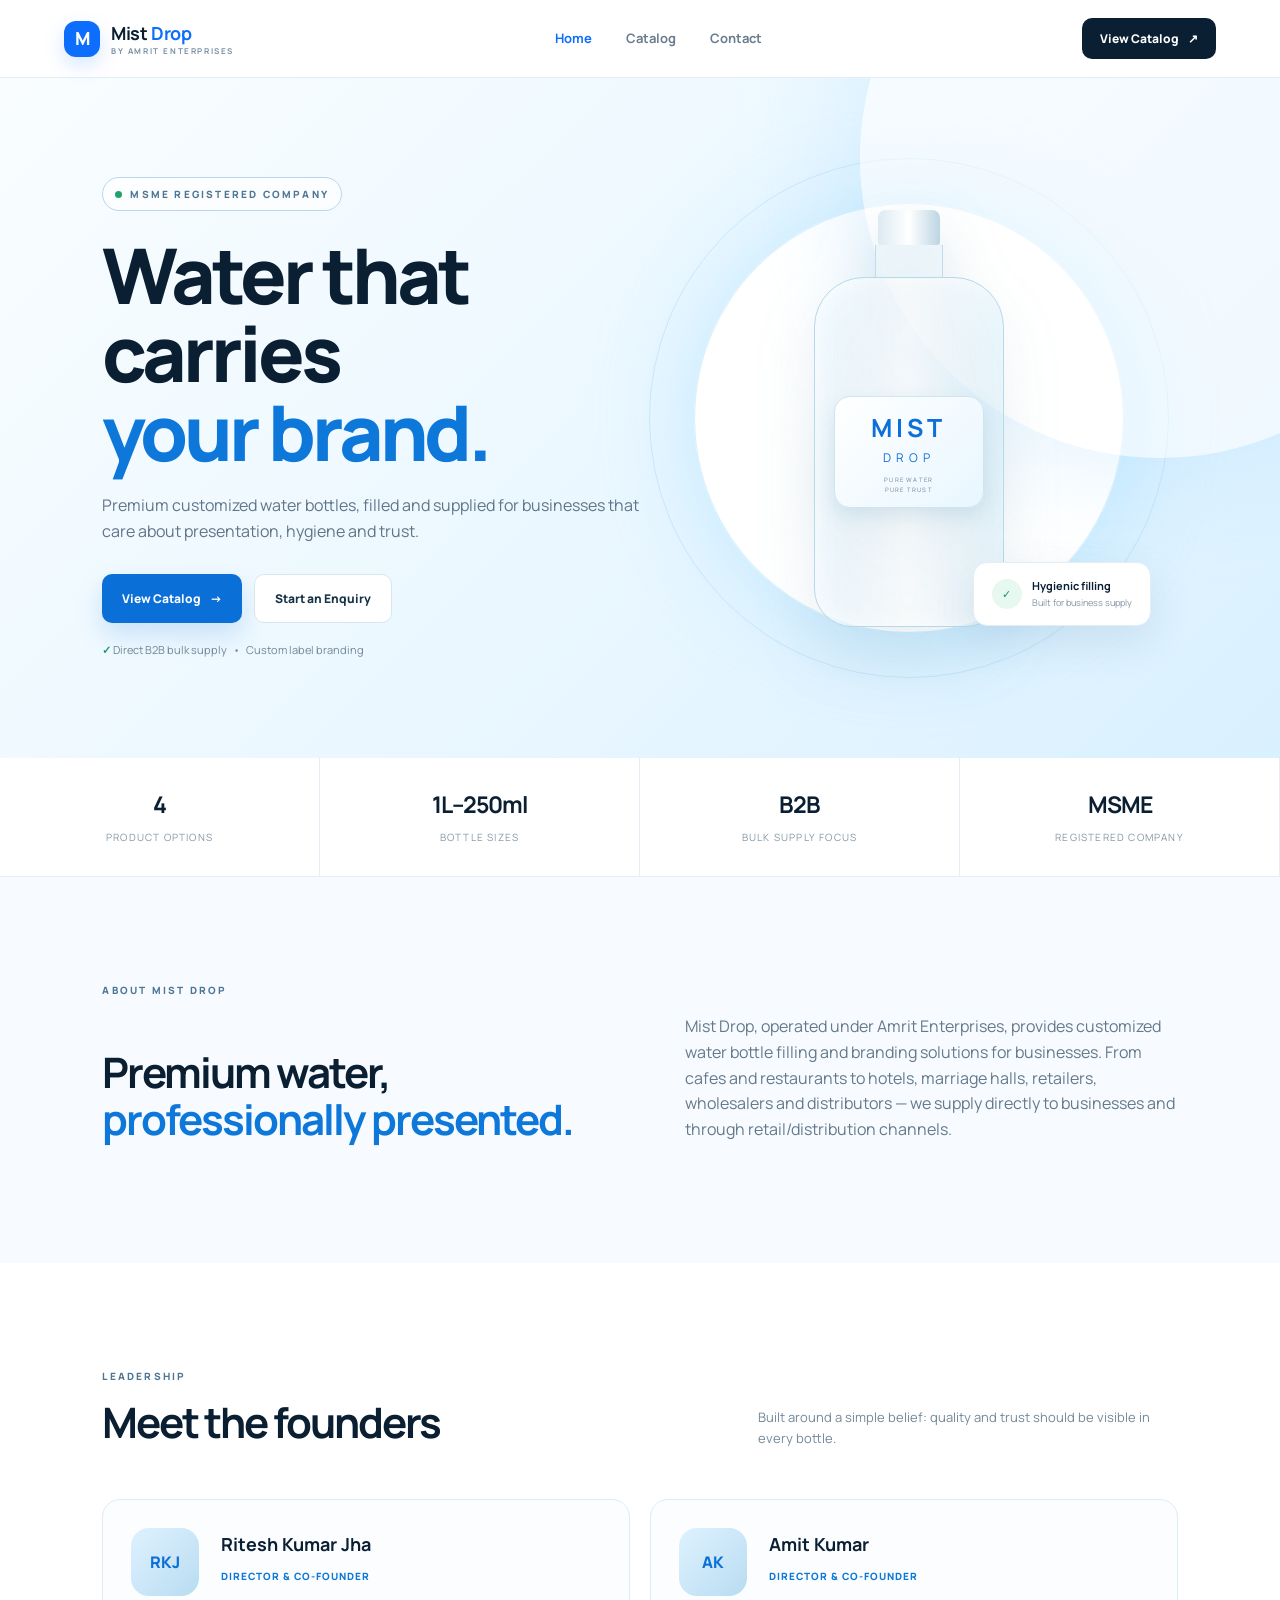
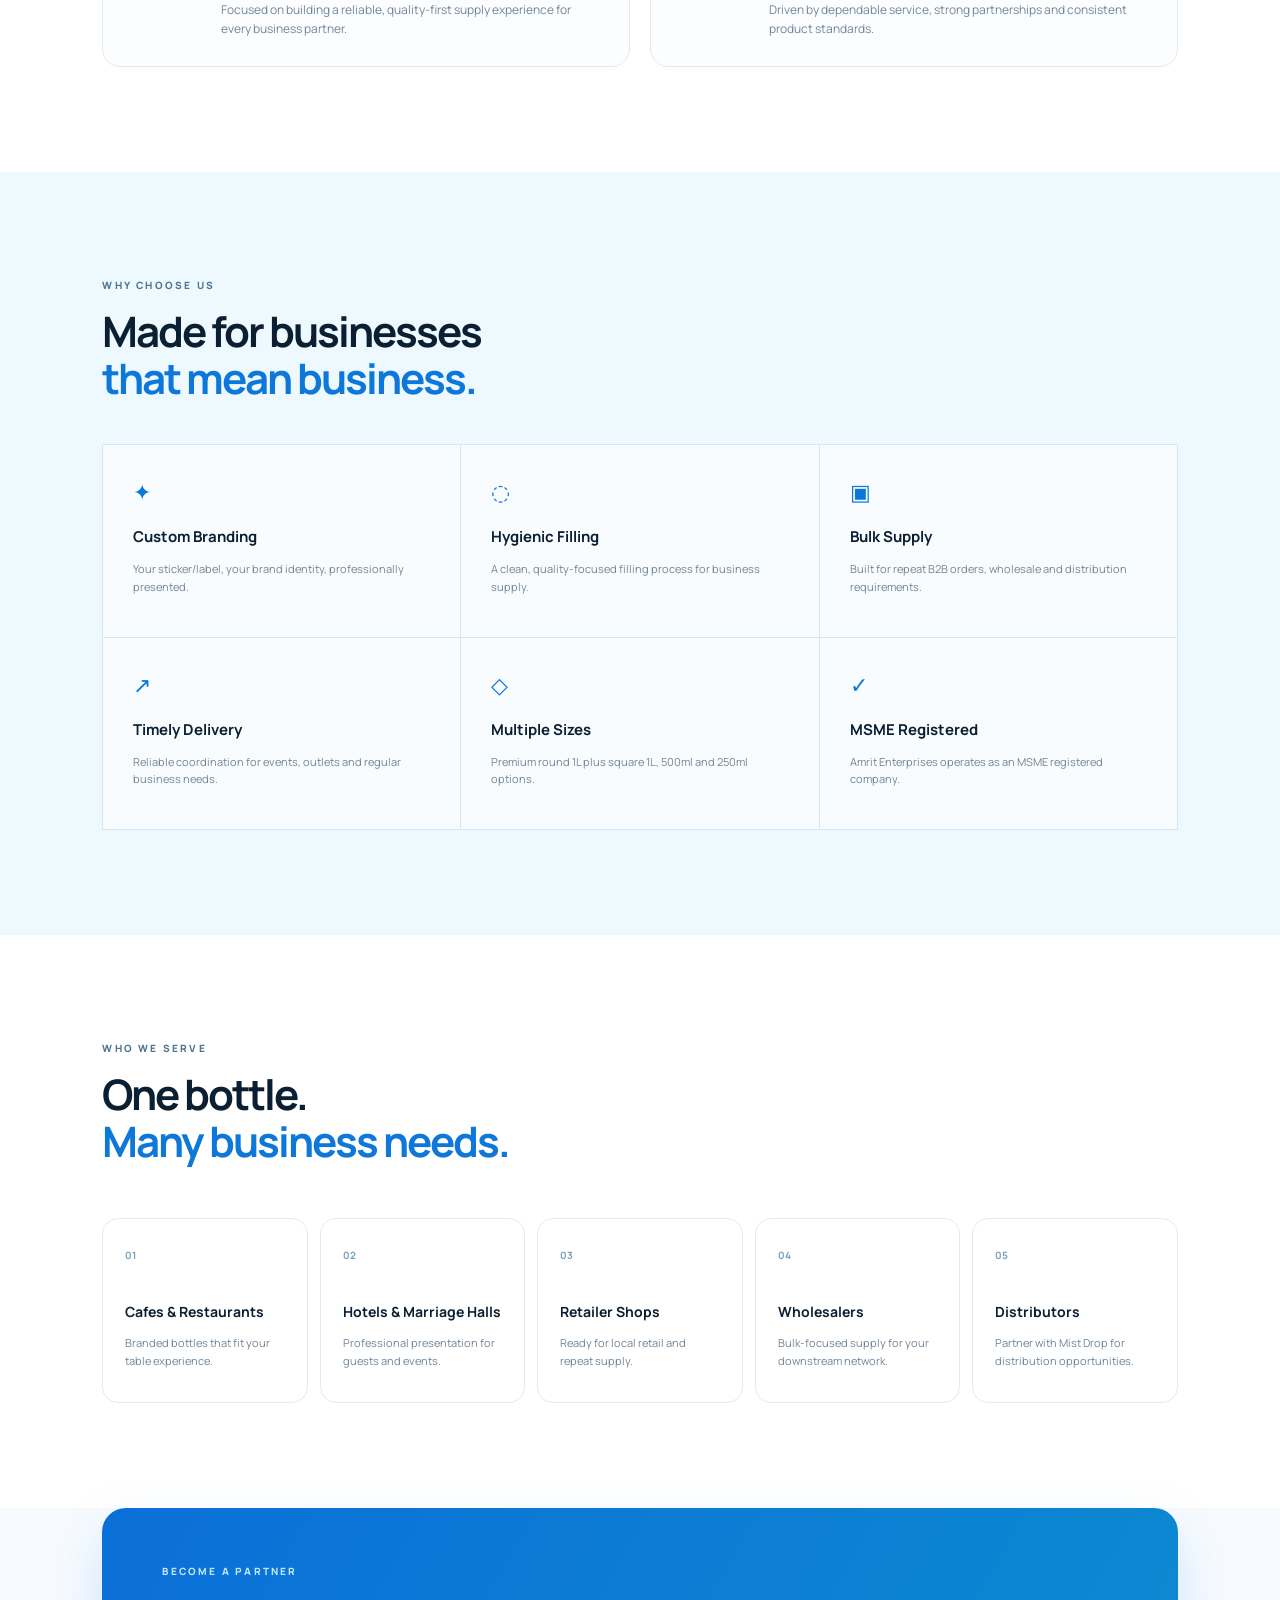
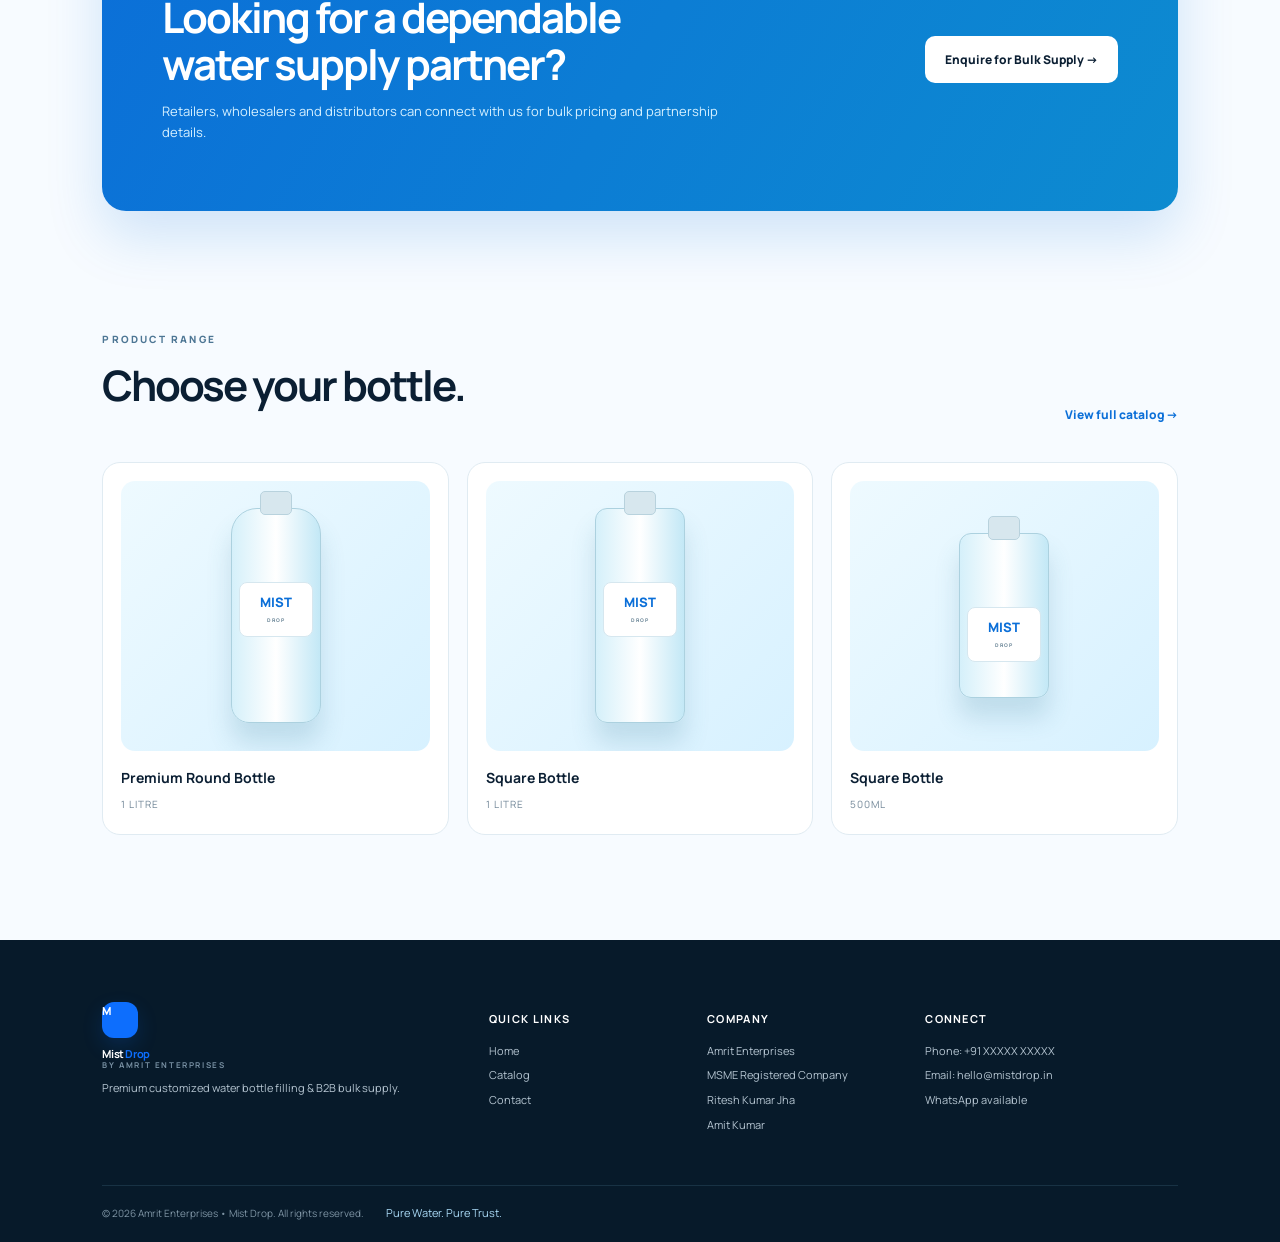
<file: index.html>
<!DOCTYPE html>
<html lang="en">
<head>
  <meta charset="UTF-8">
  <meta name="viewport" content="width=device-width, initial-scale=1.0">
  <title>Mist Drop | Premium Customized Water Bottles</title>
  <meta name="description" content="Mist Drop by Amrit Enterprises — premium customized bottled water for cafes, restaurants, hotels, marriage halls, retailers, wholesalers and distributors.">
  <link rel="preconnect" href="https://fonts.googleapis.com">
  <link rel="preconnect" href="https://fonts.gstatic.com" crossorigin>
  <link href="https://fonts.googleapis.com/css2?family=Manrope:wght@400;500;600;700;800&display=swap" rel="stylesheet">
  <link rel="stylesheet" href="styles.css">
</head>
<body>
<header class="nav">
  <a class="brand" href="index.html"><span class="brand-mark">M</span><span>Mist <b>Drop</b><small>by Amrit Enterprises</small></span></a>
  <nav><a class="active" href="index.html">Home</a><a href="catalog.html">Catalog</a><a href="contact.html">Contact</a></nav>
  <a class="nav-cta" href="catalog.html">View Catalog <span>↗</span></a>
</header>

<main>
<section class="hero">
  <div class="hero-copy">
    <div class="eyebrow"><span class="dot"></span> MSME REGISTERED COMPANY</div>
    <h1>Water that carries<br><em>your brand.</em></h1>
    <p>Premium customized water bottles, filled and supplied for businesses that care about presentation, hygiene and trust.</p>
    <div class="hero-actions"><a class="btn primary" href="catalog.html">View Catalog <span>→</span></a><a class="btn ghost" href="contact.html">Start an Enquiry</a></div>
    <div class="hero-proof"><span>✓</span> Direct B2B bulk supply &nbsp; • &nbsp; Custom label branding</div>
  </div>
  <div class="hero-art">
    <div class="glow"></div>
    <div class="water-ring ring-1"></div><div class="water-ring ring-2"></div>
    <div class="bottle bottle-hero"><div class="cap"></div><div class="neck"></div><div class="bottle-body"><div class="label"><strong>MIST</strong><span>DROP</span><small>PURE WATER<br>PURE TRUST</small></div></div></div>
    <div class="floating-card"><span class="check">✓</span><div><b>Hygienic filling</b><small>Built for business supply</small></div></div>
  </div>
</section>

<section class="stats">
  <div><b>4</b><span>Product options</span></div><div><b>1L–250ml</b><span>Bottle sizes</span></div><div><b>B2B</b><span>Bulk supply focus</span></div><div><b>MSME</b><span>Registered company</span></div>
</section>

<section class="section intro">
  <div class="section-kicker">ABOUT MIST DROP</div>
  <div class="two-col"><h2>Premium water,<br><em>professionally presented.</em></h2><p>Mist Drop, operated under Amrit Enterprises, provides customized water bottle filling and branding solutions for businesses. From cafes and restaurants to hotels, marriage halls, retailers, wholesalers and distributors — we supply directly to businesses and through retail/distribution channels.</p></div>
</section>

<section class="section founders">
  <div class="section-head"><div><div class="section-kicker">LEADERSHIP</div><h2>Meet the founders</h2></div><p>Built around a simple belief: quality and trust should be visible in every bottle.</p></div>
  <div class="founder-grid">
    <article class="founder-card"><div class="avatar">RKJ</div><div><h3>Ritesh Kumar Jha</h3><span>Director & Co-Founder</span><p>Focused on building a reliable, quality-first supply experience for every business partner.</p></div></article>
    <article class="founder-card"><div class="avatar">AK</div><div><h3>Amit Kumar</h3><span>Director & Co-Founder</span><p>Driven by dependable service, strong partnerships and consistent product standards.</p></div></article>
  </div>
</section>

<section class="section why">
  <div class="section-kicker">WHY CHOOSE US</div><h2>Made for businesses<br><em>that mean business.</em></h2>
  <div class="feature-grid">
    <div class="feature"><i>✦</i><h3>Custom Branding</h3><p>Your sticker/label, your brand identity, professionally presented.</p></div>
    <div class="feature"><i>◌</i><h3>Hygienic Filling</h3><p>A clean, quality-focused filling process for business supply.</p></div>
    <div class="feature"><i>▣</i><h3>Bulk Supply</h3><p>Built for repeat B2B orders, wholesale and distribution requirements.</p></div>
    <div class="feature"><i>↗</i><h3>Timely Delivery</h3><p>Reliable coordination for events, outlets and regular business needs.</p></div>
    <div class="feature"><i>◇</i><h3>Multiple Sizes</h3><p>Premium round 1L plus square 1L, 500ml and 250ml options.</p></div>
    <div class="feature"><i>✓</i><h3>MSME Registered</h3><p>Amrit Enterprises operates as an MSME registered company.</p></div>
  </div>
</section>

<section class="section serve">
  <div class="section-head"><div><div class="section-kicker">WHO WE SERVE</div><h2>One bottle.<br><em>Many business needs.</em></h2></div></div>
  <div class="serve-grid">
    <div class="serve-card"><b>01</b><h3>Cafes & Restaurants</h3><p>Branded bottles that fit your table experience.</p></div>
    <div class="serve-card"><b>02</b><h3>Hotels & Marriage Halls</h3><p>Professional presentation for guests and events.</p></div>
    <div class="serve-card"><b>03</b><h3>Retailer Shops</h3><p>Ready for local retail and repeat supply.</p></div>
    <div class="serve-card"><b>04</b><h3>Wholesalers</h3><p>Bulk-focused supply for your downstream network.</p></div>
    <div class="serve-card"><b>05</b><h3>Distributors</h3><p>Partner with Mist Drop for distribution opportunities.</p></div>
  </div>
</section>

<section class="partner"><div><div class="section-kicker">BECOME A PARTNER</div><h2>Looking for a dependable<br>water supply partner?</h2><p>Retailers, wholesalers and distributors can connect with us for bulk pricing and partnership details.</p></div><a class="btn light" href="catalog.html#enquiry">Enquire for Bulk Supply →</a></section>

<section class="section products-preview">
  <div class="section-head"><div><div class="section-kicker">PRODUCT RANGE</div><h2>Choose your bottle.</h2></div><a class="text-link" href="catalog.html">View full catalog →</a></div>
  <div class="product-grid">
    <a class="product-card" href="catalog.html#round-1l"><div class="product-visual round"><div class="mini-bottle"><div class="mini-label">MIST<br><small>DROP</small></div></div></div><h3>Premium Round Bottle</h3><span>1 Litre</span></a>
    <a class="product-card" href="catalog.html#square-1l"><div class="product-visual"><div class="mini-bottle square"><div class="mini-label">MIST<br><small>DROP</small></div></div></div><h3>Square Bottle</h3><span>1 Litre</span></a>
    <a class="product-card" href="catalog.html#square-500"><div class="product-visual"><div class="mini-bottle square short"><div class="mini-label">MIST<br><small>DROP</small></div></div></div><h3>Square Bottle</h3><span>500ml</span></a>
  </div>
</section>
</main>

<footer class="footer">
  <div class="footer-top"><div><a class="brand inverse" href="index.html"><span class="brand-mark">M</span><span>Mist <b>Drop</b><small>by Amrit Enterprises</small></span></a><p>Premium customized water bottle filling & B2B bulk supply.</p></div><div><h4>Quick Links</h4><a href="index.html">Home</a><a href="catalog.html">Catalog</a><a href="contact.html">Contact</a></div><div><h4>Company</h4><span>Amrit Enterprises</span><span>MSME Registered Company</span><span>Ritesh Kumar Jha</span><span>Amit Kumar</span></div><div><h4>Connect</h4><span>Phone: +91 XXXXX XXXXX</span><span>Email: hello@mistdrop.in</span><span>WhatsApp available</span></div></div>
  <div class="footer-bottom">© 2026 Amrit Enterprises • Mist Drop. All rights reserved. <span>Pure Water. Pure Trust.</span></div>
</footer>
<script src="script.js"></script>
</body></html>
</file>
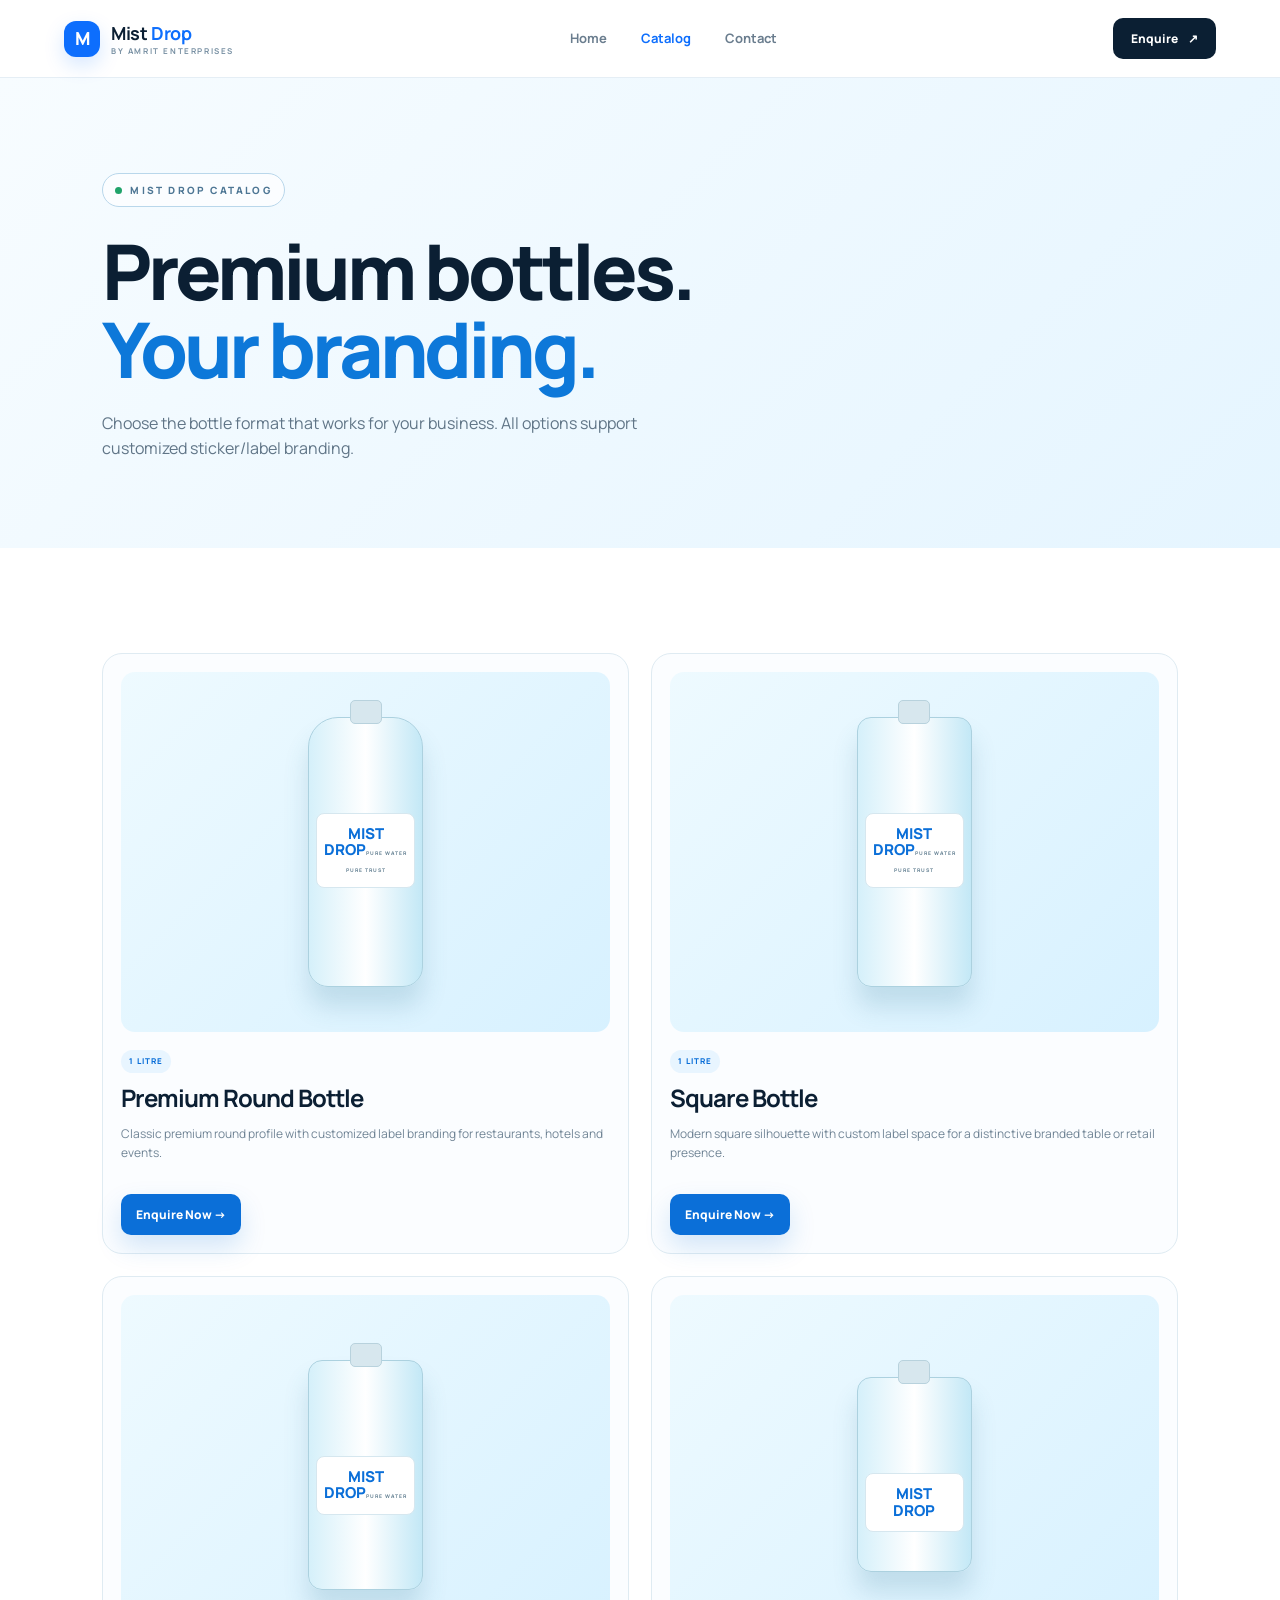
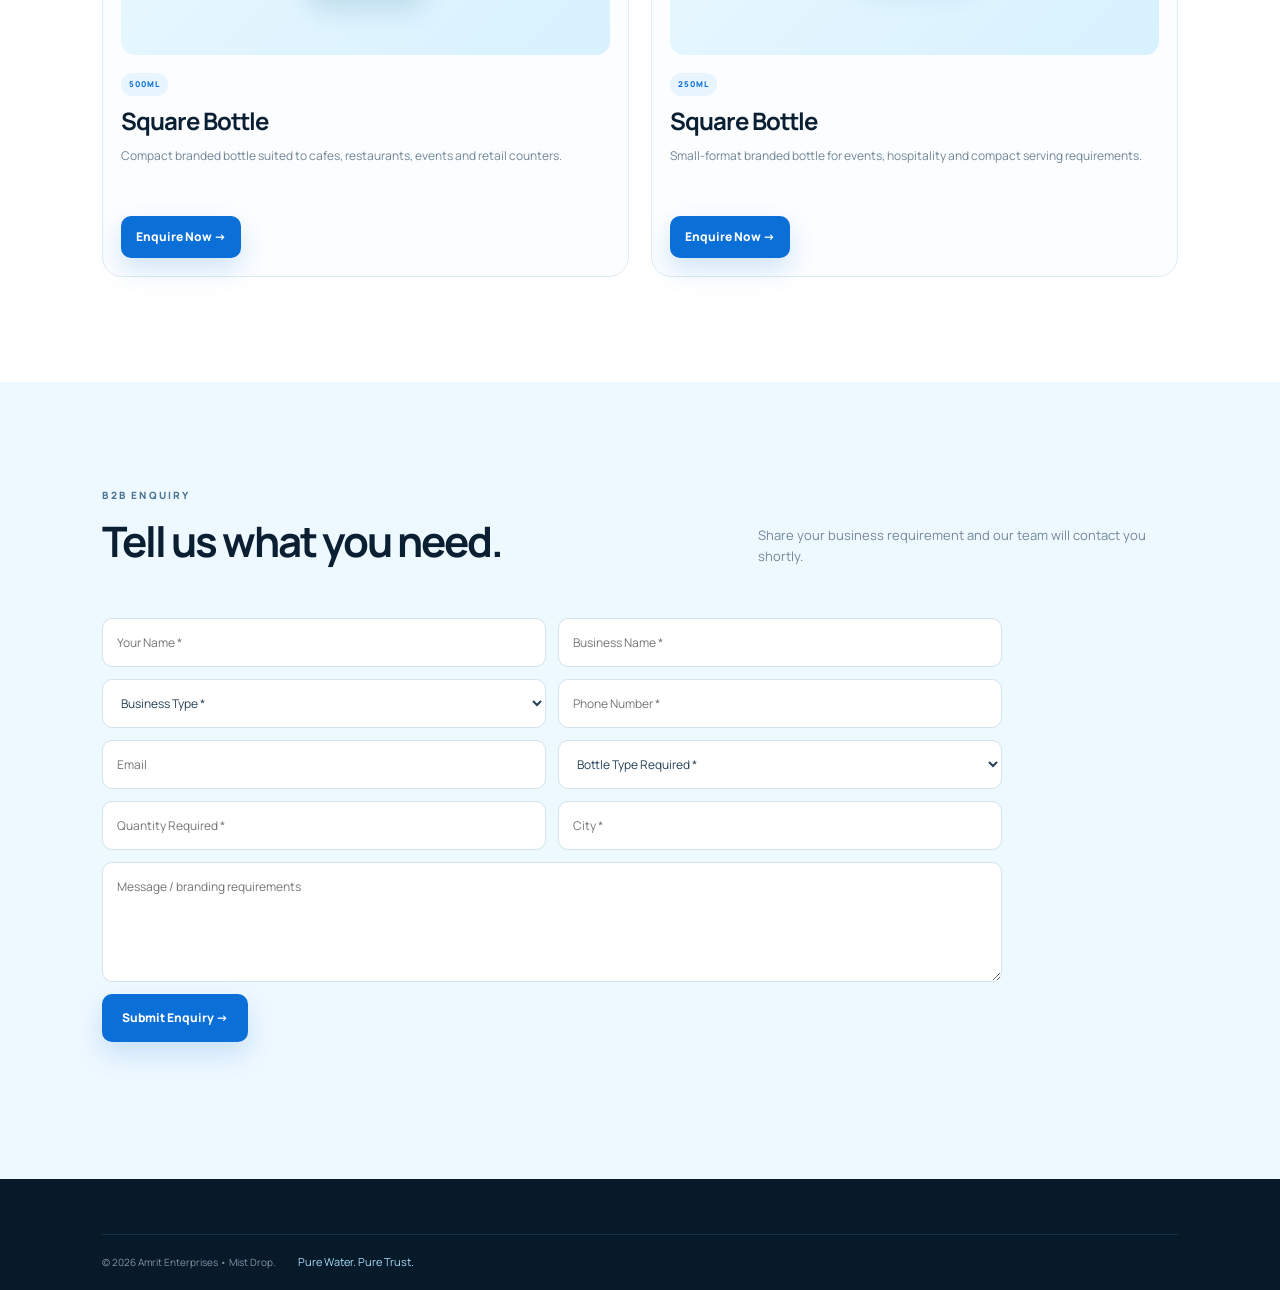
<file: catalog.html>
<!DOCTYPE html>
<html lang="en"><head><meta charset="UTF-8"><meta name="viewport" content="width=device-width,initial-scale=1.0"><title>Catalog | Mist Drop</title><link rel="preconnect" href="https://fonts.googleapis.com"><link rel="preconnect" href="https://fonts.gstatic.com" crossorigin><link href="https://fonts.googleapis.com/css2?family=Manrope:wght@400;500;600;700;800&display=swap" rel="stylesheet"><link rel="stylesheet" href="styles.css"></head>
<body><header class="nav"><a class="brand" href="index.html"><span class="brand-mark">M</span><span>Mist <b>Drop</b><small>by Amrit Enterprises</small></span></a><nav><a href="index.html">Home</a><a class="active" href="catalog.html">Catalog</a><a href="contact.html">Contact</a></nav><a class="nav-cta" href="#enquiry">Enquire <span>↗</span></a></header>
<main>
<section class="page-hero"><div class="eyebrow"><span class="dot"></span> MIST DROP CATALOG</div><h1>Premium bottles.<br><em>Your branding.</em></h1><p>Choose the bottle format that works for your business. All options support customized sticker/label branding.</p></section>
<section class="section catalog-grid">
  <article class="catalog-card" id="round-1l"><div class="catalog-visual round"><div class="big-bottle"><div class="big-label">MIST<br><span>DROP</span><small>PURE WATER<br>PURE TRUST</small></div></div></div><div class="catalog-copy"><span class="size-pill">1 LITRE</span><h2>Premium Round Bottle</h2><p>Classic premium round profile with customized label branding for restaurants, hotels and events.</p><a class="btn primary small" href="#enquiry" data-product="Premium Round Bottle – 1L">Enquire Now →</a></div></article>
  <article class="catalog-card" id="square-1l"><div class="catalog-visual"><div class="big-bottle square"><div class="big-label">MIST<br><span>DROP</span><small>PURE WATER<br>PURE TRUST</small></div></div></div><div class="catalog-copy"><span class="size-pill">1 LITRE</span><h2>Square Bottle</h2><p>Modern square silhouette with custom label space for a distinctive branded table or retail presence.</p><a class="btn primary small" href="#enquiry" data-product="Square Bottle – 1L">Enquire Now →</a></div></article>
  <article class="catalog-card" id="square-500"><div class="catalog-visual"><div class="big-bottle square medium"><div class="big-label">MIST<br><span>DROP</span><small>PURE WATER</small></div></div></div><div class="catalog-copy"><span class="size-pill">500ML</span><h2>Square Bottle</h2><p>Compact branded bottle suited to cafes, restaurants, events and retail counters.</p><a class="btn primary small" href="#enquiry" data-product="Square Bottle – 500ml">Enquire Now →</a></div></article>
  <article class="catalog-card" id="square-250"><div class="catalog-visual"><div class="big-bottle square small"><div class="big-label">MIST<br><span>DROP</span></div></div></div><div class="catalog-copy"><span class="size-pill">250ML</span><h2>Square Bottle</h2><p>Small-format branded bottle for events, hospitality and compact serving requirements.</p><a class="btn primary small" href="#enquiry" data-product="Square Bottle – 250ml">Enquire Now →</a></div></article>
</section>

<section class="section enquiry" id="enquiry"><div class="section-head"><div><div class="section-kicker">B2B ENQUIRY</div><h2>Tell us what you need.</h2></div><p>Share your business requirement and our team will contact you shortly.</p></div>
<form id="enquiryForm" class="lead-form">
<input name="name" placeholder="Your Name *" required><input name="businessName" placeholder="Business Name *" required>
<select name="businessType" required><option value="">Business Type *</option><option>Cafe/Restaurant</option><option>Hotel</option><option>Marriage Hall</option><option>Retailer</option><option>Wholesaler</option><option>Distributor</option><option>Other</option></select>
<input name="phone" type="tel" placeholder="Phone Number *" required><input name="email" type="email" placeholder="Email"><select name="product" required><option value="">Bottle Type Required *</option><option>Premium Round Bottle – 1L</option><option>Square Bottle – 1L</option><option>Square Bottle – 500ml</option><option>Square Bottle – 250ml</option></select>
<input name="quantity" placeholder="Quantity Required *" required><input name="city" placeholder="City *" required><textarea name="message" placeholder="Message / branding requirements"></textarea>
<button class="btn primary" type="submit">Submit Enquiry →</button><div class="form-status" aria-live="polite"></div>
</form></section></main>
<footer class="footer"><div class="footer-bottom">© 2026 Amrit Enterprises • Mist Drop. <span>Pure Water. Pure Trust.</span></div></footer><script src="script.js"></script></body></html>
</file>
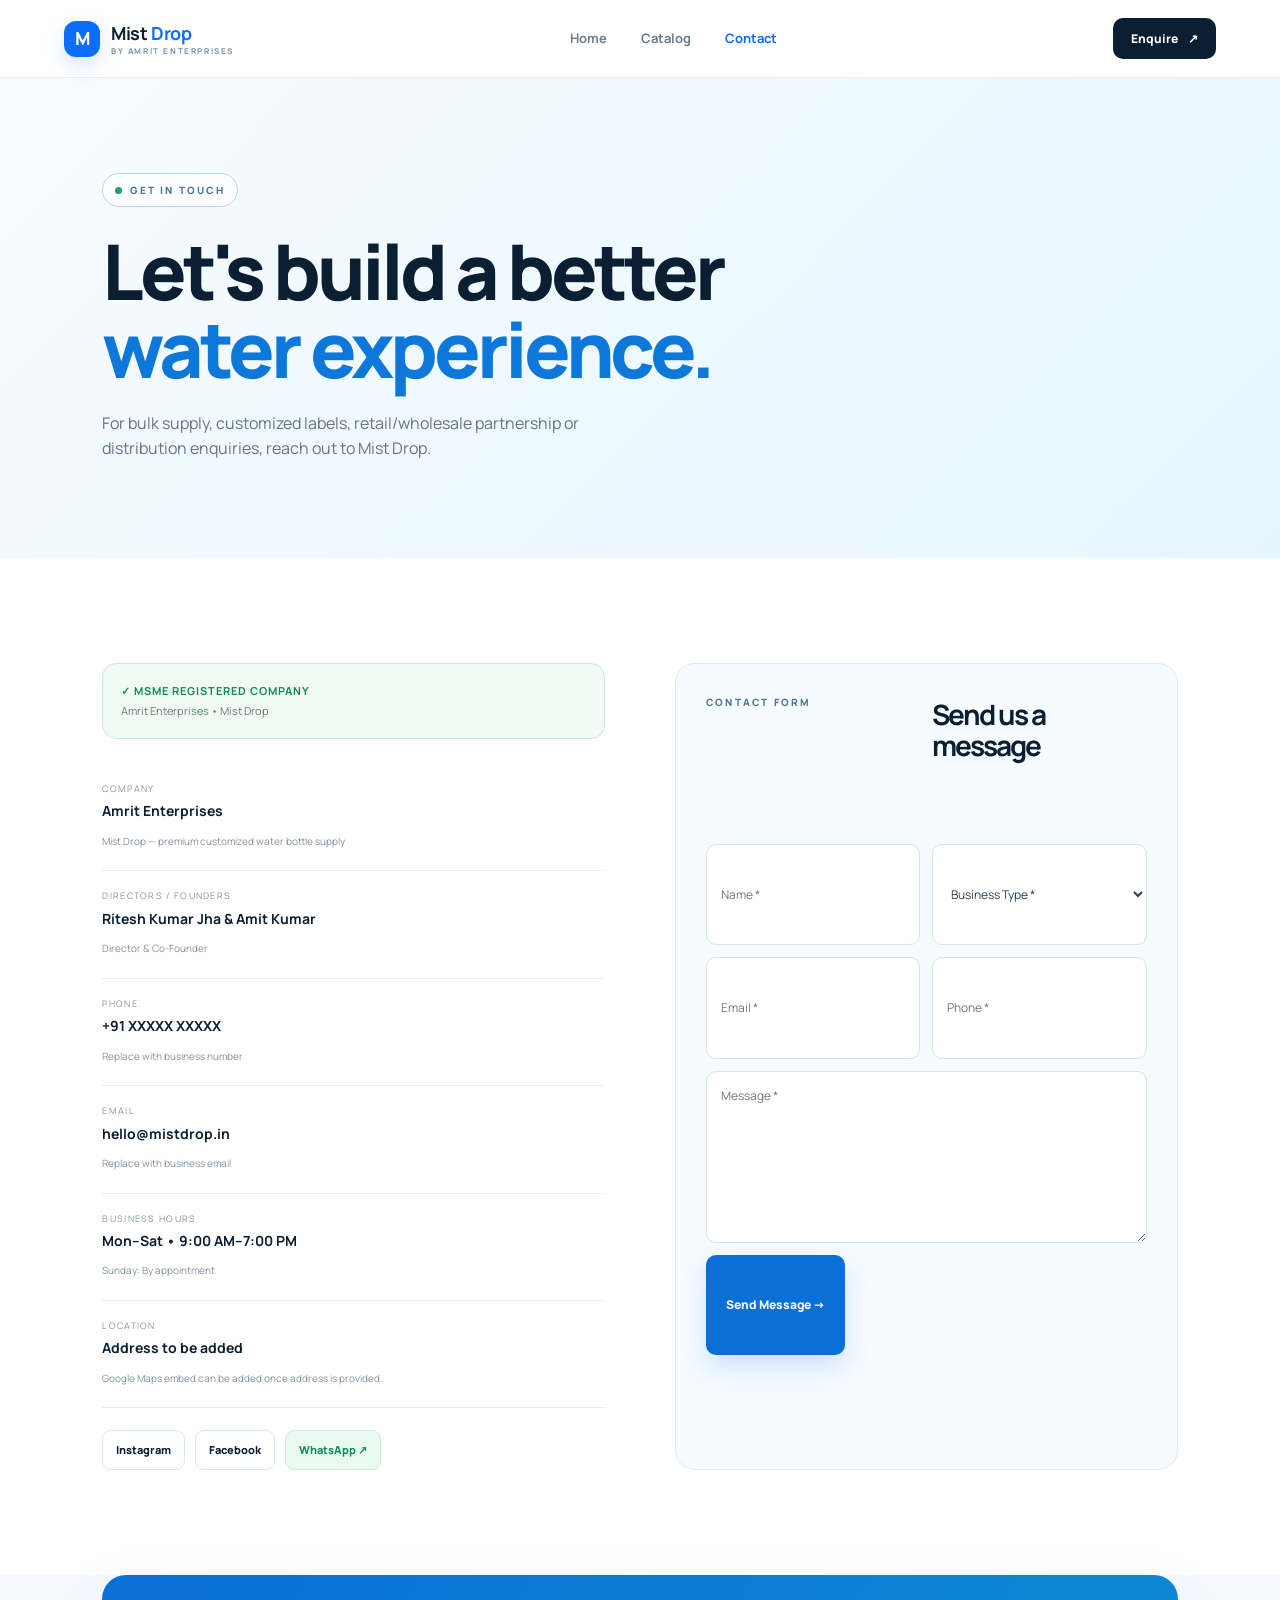
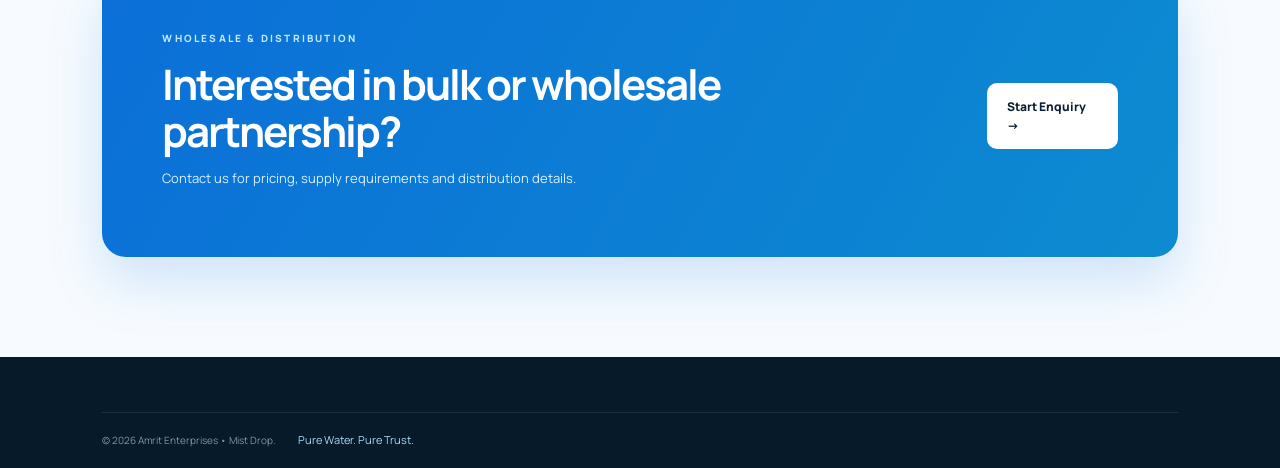
<file: contact.html>
<!DOCTYPE html>
<html lang="en"><head><meta charset="UTF-8"><meta name="viewport" content="width=device-width,initial-scale=1.0"><title>Contact | Mist Drop</title><link rel="preconnect" href="https://fonts.googleapis.com"><link rel="preconnect" href="https://fonts.gstatic.com" crossorigin><link href="https://fonts.googleapis.com/css2?family=Manrope:wght@400;500;600;700;800&display=swap" rel="stylesheet"><link rel="stylesheet" href="styles.css"></head>
<body><header class="nav"><a class="brand" href="index.html"><span class="brand-mark">M</span><span>Mist <b>Drop</b><small>by Amrit Enterprises</small></span></a><nav><a href="index.html">Home</a><a href="catalog.html">Catalog</a><a class="active" href="contact.html">Contact</a></nav><a class="nav-cta" href="catalog.html#enquiry">Enquire <span>↗</span></a></header>
<main><section class="page-hero compact"><div class="eyebrow"><span class="dot"></span> GET IN TOUCH</div><h1>Let's build a better<br><em>water experience.</em></h1><p>For bulk supply, customized labels, retail/wholesale partnership or distribution enquiries, reach out to Mist Drop.</p></section>
<section class="section contact-layout"><div class="contact-info"><div class="trust-box"><b>✓ MSME REGISTERED COMPANY</b><span>Amrit Enterprises • Mist Drop</span></div><div class="info-row"><span>Company</span><b>Amrit Enterprises</b><small>Mist Drop — premium customized water bottle supply</small></div><div class="info-row"><span>Directors / Founders</span><b>Ritesh Kumar Jha & Amit Kumar</b><small>Director & Co-Founder</small></div><div class="info-row"><span>Phone</span><b>+91 XXXXX XXXXX</b><small>Replace with business number</small></div><div class="info-row"><span>Email</span><b>hello@mistdrop.in</b><small>Replace with business email</small></div><div class="info-row"><span>Business Hours</span><b>Mon–Sat • 9:00 AM–7:00 PM</b><small>Sunday: By appointment</small></div><div class="info-row"><span>Location</span><b>Address to be added</b><small>Google Maps embed can be added once address is provided.</small></div><div class="socials"><a href="#" aria-label="Instagram">Instagram</a><a href="#" aria-label="Facebook">Facebook</a><a class="whatsapp" href="#">WhatsApp ↗</a></div></div>
<form id="contactForm" class="lead-form contact-form"><div class="section-kicker">CONTACT FORM</div><h2>Send us a message</h2><input name="name" placeholder="Name *" required><select name="businessType" required><option value="">Business Type *</option><option>Cafe/Restaurant</option><option>Hotel</option><option>Marriage Hall</option><option>Retailer</option><option>Wholesaler</option><option>Distributor</option><option>Other</option></select><input name="email" type="email" placeholder="Email *" required><input name="phone" type="tel" placeholder="Phone *" required><textarea name="message" placeholder="Message *" required></textarea><button class="btn primary" type="submit">Send Message →</button><div class="form-status" aria-live="polite"></div></form></section>
<section class="partner"><div><div class="section-kicker">WHOLESALE & DISTRIBUTION</div><h2>Interested in bulk or wholesale partnership?</h2><p>Contact us for pricing, supply requirements and distribution details.</p></div><a class="btn light" href="catalog.html#enquiry">Start Enquiry →</a></section></main>
<footer class="footer"><div class="footer-bottom">© 2026 Amrit Enterprises • Mist Drop. <span>Pure Water. Pure Trust.</span></div></footer><script src="script.js"></script></body></html>
</file>
<file: styles.css>
*{box-sizing:border-box}html{scroll-behavior:smooth}body{margin:0;font-family:Manrope,Arial,sans-serif;color:#0b1f33;background:#f7fbff;line-height:1.6}a{text-decoration:none;color:inherit}.nav{height:78px;display:flex;align-items:center;justify-content:space-between;padding:0 5vw;background:rgba(255,255,255,.92);backdrop-filter:blur(14px);border-bottom:1px solid #e5eef5;position:sticky;top:0;z-index:20}.brand{display:flex;align-items:center;gap:11px;font-size:18px;font-weight:700;letter-spacing:-.4px}.brand small{display:block;font-size:8px;letter-spacing:1.6px;text-transform:uppercase;color:#7890a3;font-weight:700;margin-top:-3px}.brand-mark{width:36px;height:36px;border-radius:12px;background:#0d6efd;color:white;display:grid;place-items:center;font-weight:800;box-shadow:0 8px 20px #0d6efd2b}.brand b{color:#0d6efd}.nav nav{display:flex;gap:34px;font-size:13px;font-weight:700;color:#6a7d8e}.nav nav a.active,.nav nav a:hover{color:#0d6efd}.nav-cta{background:#0b1f33;color:#fff;padding:11px 18px;border-radius:10px;font-size:12px;font-weight:800}.nav-cta span{margin-left:8px}.hero{min-height:650px;display:grid;grid-template-columns:1fr 1fr;align-items:center;padding:80px 8vw;position:relative;overflow:hidden;background:linear-gradient(135deg,#f9fdff 0%,#eaf7ff 55%,#d9f0ff 100%)}.hero:after{content:"";position:absolute;right:-180px;top:-220px;width:600px;height:600px;border-radius:50%;background:#fff8;box-shadow:0 0 120px #a9ddff66}.hero-copy{position:relative;z-index:2}.eyebrow,.section-kicker{font-size:10px;letter-spacing:2.2px;font-weight:800;color:#4d7694}.eyebrow{display:inline-flex;align-items:center;gap:8px;padding:8px 12px;border:1px solid #b9d7eb;background:#ffffffa8;border-radius:99px}.dot{width:7px;height:7px;border-radius:50%;background:#20a36a}.hero h1,.page-hero h1{font-size:clamp(46px,6vw,80px);line-height:1.02;letter-spacing:-4px;margin:25px 0 22px;font-weight:800}.hero h1 em,.page-hero h1 em,h2 em{font-style:normal;color:#0d78d9}.hero p,.page-hero p{max-width:560px;color:#607587;font-size:16px}.hero-actions{display:flex;gap:12px;margin:30px 0 18px}.btn{display:inline-flex;align-items:center;justify-content:center;gap:10px;border:0;border-radius:10px;padding:14px 20px;font:inherit;font-size:12px;font-weight:800;cursor:pointer}.btn.primary{background:#0b6fd8;color:white;box-shadow:0 12px 26px #0b6fd82b}.btn.ghost{background:#fff;color:#163247;border:1px solid #d9e6ee}.btn.light{background:#fff;color:#0b1f33}.btn.small{padding:11px 15px}.hero-proof{font-size:11px;color:#728798}.hero-proof span{color:#159c63;font-weight:800}.hero-art{height:520px;position:relative;display:grid;place-items:center}.glow{position:absolute;width:430px;height:430px;border-radius:50%;background:#fff;box-shadow:0 0 100px #8fd8ff77}.water-ring{position:absolute;border:1px solid #8ecff055;border-radius:50%}.ring-1{width:430px;height:430px}.ring-2{width:520px;height:520px}.bottle{position:relative;z-index:2;filter:drop-shadow(0 28px 30px #417b9b36)}.bottle-hero{width:190px}.cap{height:35px;width:62px;background:linear-gradient(90deg,#dceaf2,#fff,#bdd5e3);margin:auto;border-radius:8px 8px 3px 3px}.neck{height:32px;width:68px;background:#eaf6fbcc;margin:auto;border-left:1px solid #c2dbe8;border-right:1px solid #c2dbe8}.bottle-body{height:350px;border-radius:50px 50px 38px 38px;background:linear-gradient(90deg,#dff4ff66,#fff9,#c5e9fa55);border:1px solid #b7d8e6;display:grid;place-items:center;box-shadow:inset 10px 0 20px #fff8}.label{width:150px;height:112px;border-radius:16px;background:linear-gradient(135deg,#fff,#e8f6ff);border:1px solid #d1e5f0;display:flex;flex-direction:column;align-items:center;justify-content:center;color:#0d6fd8;box-shadow:0 8px 20px #2a7aa622}.label strong{font-size:25px;letter-spacing:4px}.label span{font-size:12px;letter-spacing:5px}.label small{font-size:6px;letter-spacing:1.2px;text-align:center;color:#698397;margin-top:9px}.floating-card{position:absolute;z-index:4;right:5%;bottom:10%;background:#fff;padding:14px 18px;border:1px solid #e2edf4;border-radius:14px;display:flex;gap:10px;align-items:center;box-shadow:0 15px 40px #396b8920;font-size:11px}.floating-card small{display:block;color:#8496a4;margin-top:2px}.check{width:30px;height:30px;border-radius:50%;background:#e7f8f0;color:#169460;display:grid;place-items:center}.stats{display:grid;grid-template-columns:repeat(4,1fr);background:#fff;border-bottom:1px solid #e5eef5}.stats div{padding:28px 30px;text-align:center;border-right:1px solid #e5eef5}.stats b{display:block;font-size:23px;letter-spacing:-1px}.stats span{font-size:10px;text-transform:uppercase;letter-spacing:1.2px;color:#8496a4}.section{padding:105px 8vw}.two-col{display:grid;grid-template-columns:1fr 1fr;gap:90px;align-items:end}.two-col h2,.section h2,.partner h2{font-size:42px;line-height:1.12;letter-spacing:-2px;margin:15px 0}.two-col p{color:#64798a;max-width:580px}.section-head{display:flex;justify-content:space-between;align-items:end;gap:40px;margin-bottom:38px}.section-head p{max-width:420px;color:#748898;font-size:13px}.founders{background:#fff}.founder-grid{display:grid;grid-template-columns:1fr 1fr;gap:20px}.founder-card{display:flex;gap:22px;padding:28px;border:1px solid #e1ebf2;border-radius:18px;background:#fbfdff}.avatar{width:68px;height:68px;border-radius:18px;background:linear-gradient(135deg,#dff2ff,#b8dcf1);display:grid;place-items:center;color:#0b6fd8;font-weight:800;flex:none}.founder-card h3{margin:2px 0 3px;font-size:18px}.founder-card span{font-size:10px;letter-spacing:1px;text-transform:uppercase;color:#0b78d9;font-weight:800}.founder-card p{font-size:12px;color:#728697;margin-bottom:0}.why{background:#eef8ff}.feature-grid{display:grid;grid-template-columns:repeat(3,1fr);gap:1px;background:#d5e7f2;border:1px solid #d5e7f2;margin-top:42px}.feature{background:#f8fcff;padding:30px}.feature i{font-style:normal;color:#0b78d9;font-size:22px}.feature h3{margin:15px 0 5px;font-size:15px}.feature p,.serve-card p{font-size:11px;color:#718596}.serve{background:#fff}.serve-grid{display:grid;grid-template-columns:repeat(5,1fr);gap:12px}.serve-card{border:1px solid #dfebf2;border-radius:16px;padding:22px;min-height:175px}.serve-card b{font-size:10px;color:#76a0bb}.serve-card h3{font-size:14px;margin:34px 0 4px}.partner{margin:0 8vw 100px;padding:55px 60px;border-radius:24px;background:linear-gradient(120deg,#0b6fd8,#0d8bd0);color:#fff;display:flex;align-items:center;justify-content:space-between;gap:40px;box-shadow:0 25px 55px #0b6fd82b}.partner .section-kicker{color:#bfe7ff}.partner h2{margin-bottom:12px}.partner p{max-width:590px;color:#d7f1ff;font-size:13px}.products-preview{padding-top:20px}.text-link{font-size:12px;font-weight:800;color:#0b6fd8}.product-grid{display:grid;grid-template-columns:repeat(3,1fr);gap:18px}.product-card{background:#fff;border:1px solid #e0ebf2;border-radius:18px;padding:18px}.product-visual,.catalog-visual{height:270px;border-radius:14px;background:linear-gradient(135deg,#eefaff,#d7f1ff);display:grid;place-items:center;overflow:hidden}.mini-bottle,.big-bottle{height:215px;width:90px;border-radius:26px 26px 18px 18px;background:linear-gradient(90deg,#d5f0fa,#fff,#c3e8f6);border:1px solid #acd1df;position:relative;box-shadow:0 20px 25px #367a9630}.mini-bottle:before,.big-bottle:before{content:"";position:absolute;width:30px;height:22px;left:50%;transform:translateX(-50%);top:-18px;border-radius:5px;background:#d7e7ee;border:1px solid #b8d2dd}.mini-bottle.square,.big-bottle.square{border-radius:12px}.mini-bottle.short{height:165px}.mini-label,.big-label{position:absolute;top:73px;left:7px;right:7px;background:#fff;padding:12px 2px;text-align:center;color:#0b6fd8;font-weight:800;font-size:13px;border:1px solid #d6e7ef;border-radius:8px;line-height:1.1}.mini-label small,.big-label small{font-size:5px;letter-spacing:1px;color:#6c8798}.product-card h3{font-size:14px;margin:16px 0 1px}.product-card span{font-size:10px;color:#718697;text-transform:uppercase;letter-spacing:1px}.page-hero{padding:95px 8vw 70px;background:linear-gradient(135deg,#f7fcff,#e5f5ff)}.page-hero.compact{padding-bottom:80px}.catalog-grid{display:grid;grid-template-columns:1fr 1fr;gap:22px;background:#fff}.catalog-card{border:1px solid #dfebf2;border-radius:20px;padding:18px;background:#fbfdff}.catalog-visual{height:360px}.big-bottle{height:270px;width:115px;border-radius:30px 30px 20px 20px}.big-bottle.square{border-radius:14px}.big-bottle.medium{height:230px}.big-bottle.small{height:195px}.big-label{top:95px;font-size:15px}.size-pill{display:inline-block;padding:5px 8px;background:#e8f5ff;color:#0b6fd8;border-radius:99px;font-size:8px;font-weight:800;letter-spacing:1px;margin-top:18px}.catalog-copy h2{font-size:24px;margin:12px 0 5px;letter-spacing:-1px}.catalog-copy p{font-size:12px;color:#718596;min-height:58px}.enquiry{background:#eef8ff}.lead-form{display:grid;grid-template-columns:1fr 1fr;gap:12px;max-width:900px}.lead-form input,.lead-form select,.lead-form textarea{width:100%;border:1px solid #d4e3ec;background:#fff;border-radius:10px;padding:14px;font:inherit;font-size:12px;color:#274157;outline:none}.lead-form input:focus,.lead-form select:focus,.lead-form textarea:focus{border-color:#65afe2;box-shadow:0 0 0 3px #65afe21c}.lead-form textarea{grid-column:1/-1;min-height:120px;resize:vertical}.lead-form button{justify-self:start}.form-status{grid-column:1/-1;font-size:12px;color:#159c63;min-height:20px}.contact-layout{display:grid;grid-template-columns:1fr 1fr;gap:70px;background:#fff}.trust-box{border:1px solid #cce6d9;background:#f0fbf5;padding:18px;border-radius:14px;margin-bottom:25px}.trust-box b{display:block;font-size:11px;color:#16895a;letter-spacing:1px}.trust-box span{display:block;font-size:11px;color:#658071;margin-top:3px}.info-row{padding:18px 0;border-bottom:1px solid #e7eef3}.info-row span{display:block;font-size:9px;text-transform:uppercase;letter-spacing:1.3px;color:#8194a3}.info-row b{display:block;font-size:14px;margin:4px 0}.info-row small{color:#8092a0;font-size:10px}.socials{display:flex;gap:10px;margin-top:22px}.socials a{font-size:11px;font-weight:800;padding:10px 13px;border:1px solid #dbe7ee;border-radius:9px}.socials .whatsapp{background:#e9faf2;color:#148f5c;border-color:#cceedd}.contact-form{background:#f6fbff;padding:30px;border:1px solid #dfebf2;border-radius:20px}.contact-form h2{font-size:28px;margin:5px 0 18px}.footer{background:#071a2a;color:#b5c5d1;padding:55px 8vw 20px}.footer-top{display:grid;grid-template-columns:2fr 1fr 1fr 1.5fr;gap:50px;padding-bottom:45px}.inverse{color:#fff}.footer p,.footer span,.footer a{font-size:11px;display:block;margin:7px 0}.footer h4{color:#fff;font-size:11px;text-transform:uppercase;letter-spacing:1.3px}.footer-bottom{border-top:1px solid #183244;padding-top:18px;font-size:10px;color:#7f95a5}.footer-bottom span{display:inline;margin-left:20px;color:#a9d9f5}@media(max-width:900px){.nav{padding:0 4vw}.nav nav{gap:15px}.nav-cta{display:none}.hero{grid-template-columns:1fr;padding:65px 7vw}.hero-art{height:430px}.stats{grid-template-columns:1fr 1fr}.two-col,.contact-layout{grid-template-columns:1fr;gap:25px}.founder-grid,.catalog-grid{grid-template-columns:1fr}.feature-grid{grid-template-columns:1fr 1fr}.serve-grid{grid-template-columns:1fr 1fr}.product-grid{grid-template-columns:1fr 1fr}.footer-top{grid-template-columns:1fr 1fr}.partner{margin:0 5vw 70px;padding:40px 30px;flex-direction:column;align-items:flex-start}}@media(max-width:560px){.nav{height:68px}.brand{font-size:15px}.nav nav{font-size:10px;gap:12px}.hero h1,.page-hero h1{letter-spacing:-2.5px}.hero-art{transform:scale(.88);height:390px}.section{padding:75px 6vw}.two-col h2,.section h2,.partner h2{font-size:34px}.feature-grid,.serve-grid,.product-grid{grid-template-columns:1fr}.lead-form{grid-template-columns:1fr}.lead-form textarea{grid-column:auto}.footer-top{grid-template-columns:1fr}.partner{margin:0 6vw 60px}.stats b{font-size:18px}.stats div{padding:22px 10px}}
</file>
